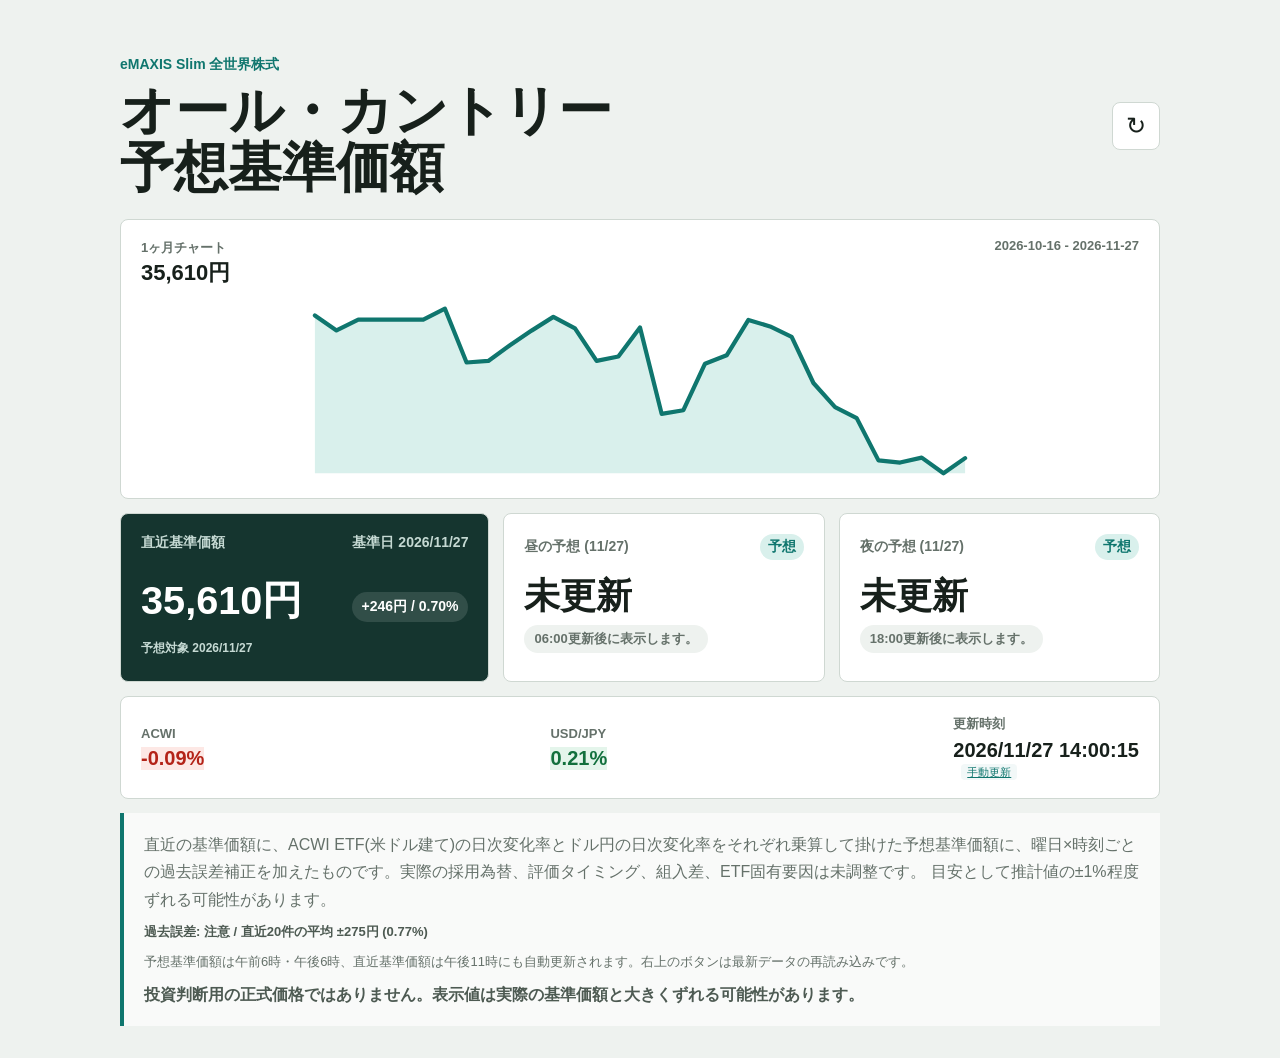
<file: index.html>
<!doctype html>
<html lang="ja">
  <head>
    <meta charset="utf-8" />
    <meta name="viewport" content="width=device-width, initial-scale=1" />
    <meta name="theme-color" content="#0f766e" />
    <title>eMAXIS Slim オルカン 予想基準価額</title>
    <link rel="icon" href="icon.svg" type="image/svg+xml" />
    <link rel="apple-touch-icon" href="icon.svg" />
    <link rel="manifest" href="site.webmanifest" />
    <link rel="stylesheet" href="styles.css?v=20260615-forecast-card-align" />
  </head>
  <body>
    <main class="shell">
      <section class="summary">
        <div>
          <p class="eyebrow">eMAXIS Slim 全世界株式</p>
          <h1>オール・カントリー<br>予想基準価額</h1>
        </div>
        <button
          id="refresh"
          class="icon-button"
          type="button"
          aria-label="最新データを再読み込み"
          title="最新データを再読み込み"
        >
          <span aria-hidden="true">↻</span>
        </button>
      </section>

      <section class="chart-panel" aria-label="1ヶ月チャート">
        <div class="chart-head">
          <div>
            <span>1ヶ月チャート</span>
            <strong id="chart-latest">--</strong>
          </div>
          <span id="chart-range">--</span>
        </div>
        <svg class="chart" viewBox="0 0 640 180" role="img" aria-label="直近1ヶ月の基準価額チャート">
          <path id="chart-area" class="chart-area" d=""></path>
          <path id="chart-line" class="chart-line" d=""></path>
        </svg>
      </section>

      <section class="grid">
        <article class="panel main-panel">
          <div class="panel-head">
            <span>直近基準価額</span>
            <span id="nav-date">--</span>
          </div>
          <div class="nav-row">
            <strong id="latest-nav">--</strong>
            <span id="actual-change" class="change">--</span>
          </div>
          <span id="forecast-target-date" class="target-date">予想対象 --</span>
        </article>

        <article class="panel forecast" data-slot="06:00">
          <div class="panel-head">
            <span id="forecast-6-label">昼の予想 (6:00〜18:00)</span>
            <span class="badge">予想</span>
          </div>
          <div class="forecast-value-row">
            <strong id="forecast-6">--</strong>
            <span id="change-6" class="change">--</span>
          </div>
          <span id="time-6" class="forecast-time">--</span>
        </article>

        <article class="panel forecast" data-slot="18:00">
          <div class="panel-head">
            <span id="forecast-18-label">夜の予想 (18:00〜23:00)</span>
            <span class="badge">予想</span>
          </div>
          <div class="forecast-value-row">
            <strong id="forecast-18">--</strong>
            <span id="change-18" class="change">--</span>
          </div>
          <span id="time-18" class="forecast-time">--</span>
        </article>
      </section>

      <section class="market-strip" aria-label="推計材料">
        <div>
          <span>ACWI</span>
          <strong id="acwi-return">--</strong>
        </div>
        <div>
          <span>USD/JPY</span>
          <strong id="fx-return">--</strong>
        </div>
        <div>
          <span>更新時刻</span>
          <strong id="as-of">--</strong>
          <a
            id="trigger-workflow"
            class="trigger-button"
            href="https://github.com/yuli1y/emaxis-slim-forecast/actions/workflows/update-snapshot.yml"
            target="_blank"
            rel="noopener"
          >手動更新</a>
        </div>
      </section>

      <section class="note">
        <p id="method">データ取得中です。</p>
        <p id="accuracy-summary" class="accuracy-summary">過去誤差を蓄積中です。</p>
        <p class="schedule">予想基準価額は午前6時・午後6時、直近基準価額は午後11時にも自動更新されます。右上のボタンは最新データの再読み込みです。</p>
        <p class="risk">投資判断用の正式価格ではありません。表示値は実際の基準価額と大きくずれる可能性があります。</p>
      </section>

      <p id="error" class="error" hidden></p>
    </main>

    <script src="app.js?v=20260615-equal-forecast"></script>
  </body>
</html>
</file>
<file: styles.css>
:root {
  color-scheme: light;
  --bg: #eef2ef;
  --ink: #17201b;
  --muted: #65716a;
  --line: #cfd8d2;
  --panel: #ffffff;
  --accent: #0f766e;
  --accent-soft: #d9f0ec;
  --loss: #b42318;
  --gain: #12703d;
  font-family: -apple-system, BlinkMacSystemFont, "Segoe UI", sans-serif;
}

* {
  box-sizing: border-box;
}

body {
  margin: 0;
  min-height: 100vh;
  background: var(--bg);
  color: var(--ink);
}

.shell {
  width: min(1040px, calc(100vw - 32px));
  margin: 0 auto;
  padding: 32px 0;
}

.summary {
  display: flex;
  align-items: center;
  justify-content: space-between;
  gap: 16px;
  padding: 24px 0;
}

.eyebrow {
  margin: 0 0 8px;
  color: var(--accent);
  font-size: 14px;
  font-weight: 700;
}

h1 {
  margin: 0;
  font-size: clamp(28px, 5vw, 54px);
  line-height: 1.05;
  letter-spacing: 0;
}

.icon-button {
  width: 48px;
  height: 48px;
  border: 1px solid var(--line);
  border-radius: 8px;
  background: var(--panel);
  color: var(--ink);
  font-size: 24px;
  cursor: pointer;
}

.chart-panel {
  margin-bottom: 14px;
  padding: 18px 20px 12px;
  border: 1px solid var(--line);
  border-radius: 8px;
  background: var(--panel);
}

.chart-head {
  display: flex;
  align-items: flex-start;
  justify-content: space-between;
  gap: 12px;
}

.chart-head span {
  color: var(--muted);
  font-size: 13px;
  font-weight: 700;
}

.chart-head strong {
  display: block;
  margin-top: 4px;
  font-size: 22px;
  line-height: 1.1;
}

.chart {
  display: block;
  width: 100%;
  height: 190px;
  margin-top: 10px;
  overflow: visible;
}

.chart-area {
  fill: var(--accent-soft);
}

.chart-line {
  fill: none;
  stroke: var(--accent);
  stroke-linecap: round;
  stroke-linejoin: round;
  stroke-width: 4;
}

.grid {
  display: grid;
  align-items: stretch;
  grid-template-columns: minmax(0, 1.15fr) repeat(2, minmax(0, 1fr));
  gap: 14px;
}

.panel {
  min-height: 164px;
  padding: 20px;
  border: 1px solid var(--line);
  border-radius: 8px;
  background: var(--panel);
}

.main-panel {
  background: #15352f;
  color: #fff;
}

.panel-head,
.nav-row,
.market-strip {
  display: flex;
  align-items: center;
  justify-content: space-between;
  gap: 12px;
}

.panel-head {
  color: var(--muted);
  font-size: 14px;
  font-weight: 700;
}

.main-panel .panel-head {
  color: #c5d9d3;
}

.nav-row {
  margin-top: 28px;
}

.panel strong {
  display: block;
  margin-top: 36px;
  font-size: clamp(34px, 7vw, 58px);
  line-height: 1;
  letter-spacing: 0;
}

.main-panel strong {
  margin: 0;
  font-size: clamp(34px, 3.1vw, 48px);
  line-height: 1.05;
  overflow-wrap: normal;
  word-break: keep-all;
  white-space: nowrap;
}

.change {
  display: inline-flex;
  align-items: center;
  min-height: 30px;
  margin-top: 12px;
  padding: 5px 10px;
  border-radius: 999px;
  background: #eef2ef;
  color: var(--muted);
  font-weight: 800;
  white-space: nowrap;
}

.main-panel .change {
  background: rgba(255, 255, 255, 0.12);
  color: #fff;
  flex: 0 1 auto;
  font-size: 14px;
}

.target-date {
  display: block;
  margin-top: 18px;
  color: #c5d9d3;
  font-size: 12px;
  font-weight: 700;
}

.gain {
  color: var(--gain);
  background: #e4f5eb;
}

.loss {
  color: var(--loss);
  background: #fde8e5;
}

.badge {
  padding: 4px 8px;
  border-radius: 999px;
  background: var(--accent-soft);
  color: var(--accent);
}

.forecast.active {
  border-color: var(--accent);
  box-shadow: inset 0 0 0 2px var(--accent);
}

.forecast {
  display: grid;
  grid-template-rows: auto 1fr auto;
  min-height: 164px;
  padding: 20px;
}

.forecast-value-row {
  display: block;
  min-width: 0;
  margin-top: 18px;
}

.forecast strong {
  display: block;
  margin-top: 0;
  font-size: clamp(28px, 2.8vw, 40px);
  line-height: 1.05;
  overflow-wrap: normal;
  word-break: keep-all;
  white-space: nowrap;
}

.forecast .change {
  min-height: 28px;
  margin-top: 10px;
  font-size: 13px;
}



.market-strip {
  margin-top: 14px;
  padding: 18px 20px;
  border: 1px solid var(--line);
  border-radius: 8px;
  background: var(--panel);
}

.market-strip div {
  min-width: 0;
}

.market-strip span {
  display: block;
  color: var(--muted);
  font-size: 13px;
  font-weight: 700;
}

.market-strip strong {
  display: block;
  margin-top: 6px;
  font-size: 20px;
}

.note {
  margin-top: 14px;
  padding: 18px 20px;
  border-left: 4px solid var(--accent);
  background: rgba(255, 255, 255, 0.66);
}

.note p {
  margin: 0;
  color: var(--muted);
  line-height: 1.7;
}

.note .risk {
  margin-top: 8px;
  color: #4d5a52;
  font-weight: 700;
}

.note .schedule {
  margin-top: 8px;
  font-size: 13px;
}

.note .accuracy-summary {
  margin-top: 8px;
  color: #4d5a52;
  font-size: 13px;
  font-weight: 700;
}

.error {
  padding: 14px 16px;
  border-radius: 8px;
  background: #fde8e5;
  color: var(--loss);
  font-weight: 700;
}

@media (max-width: 820px) {
  .shell {
    width: min(100vw - 16px, 620px);
    padding: 6px 0;
  }

  .summary {
    align-items: flex-start;
    gap: 8px;
    padding: 6px 0;
  }

  .eyebrow {
    margin-bottom: 3px;
    font-size: 12px;
  }

  h1 {
    font-size: 30px;
    line-height: 1.02;
  }

  .icon-button {
    width: 40px;
    height: 40px;
    font-size: 20px;
  }

  .grid,
  .market-strip {
    grid-template-columns: 1fr;
    display: grid;
    gap: 6px;
  }

  .chart-panel {
    margin-bottom: 6px;
    padding: 9px 12px 6px;
  }

  .chart-head strong {
    font-size: 18px;
  }

  .chart-head span {
    font-size: 11px;
  }

  .chart {
    height: 82px;
    margin-top: 4px;
  }

  .panel {
    min-height: 104px;
    padding: 11px 12px;
  }

  .panel-head {
    font-size: 12px;
  }

  .panel strong {
    margin-top: 14px;
    font-size: 34px;
  }

  .main-panel strong {
    margin: 0;
  }

  .forecast {
    height: auto;
    min-height: 0;
    padding: 11px 12px;
  }

  .forecast-value-row {
    display: block;
    min-width: 0;
    margin-top: 14px;
  }

  .forecast strong {
    display: block;
    margin-top: 0;
    font-size: 34px;
  }

  .forecast .change {
    min-height: 24px;
    margin-top: 6px;
    padding: 3px 8px;
    font-size: 12px;
    white-space: normal;
  }

  .target-date {
    margin-top: 7px;
    font-size: 11px;
  }

  .nav-row {
    align-items: flex-start;
    flex-direction: column;
    gap: 6px;
    margin-top: 14px;
  }

  .change {
    min-height: 24px;
    margin-top: 6px;
    padding: 3px 8px;
    font-size: 12px;
  }

  .forecast-time {
    margin-top: 4px;
    font-size: 10px;
  }
}

.trigger-button {
  border: none;
  color: #0f766e;
  text-decoration: underline;
  cursor: pointer;
  font-size: 11px;
  padding: 2px 6px;
  margin-left: 8px;
  border-radius: 4px;
  background-color: rgba(15, 118, 110, 0.05);
  transition: background-color 0.2s ease;
}
.trigger-button:hover {
  background-color: rgba(15, 118, 110, 0.15);
}

.forecast-time {
  display: block;
  margin-top: 8px;
  color: var(--muted);
  font-size: 11px;
  font-weight: 700;
}
</file>
